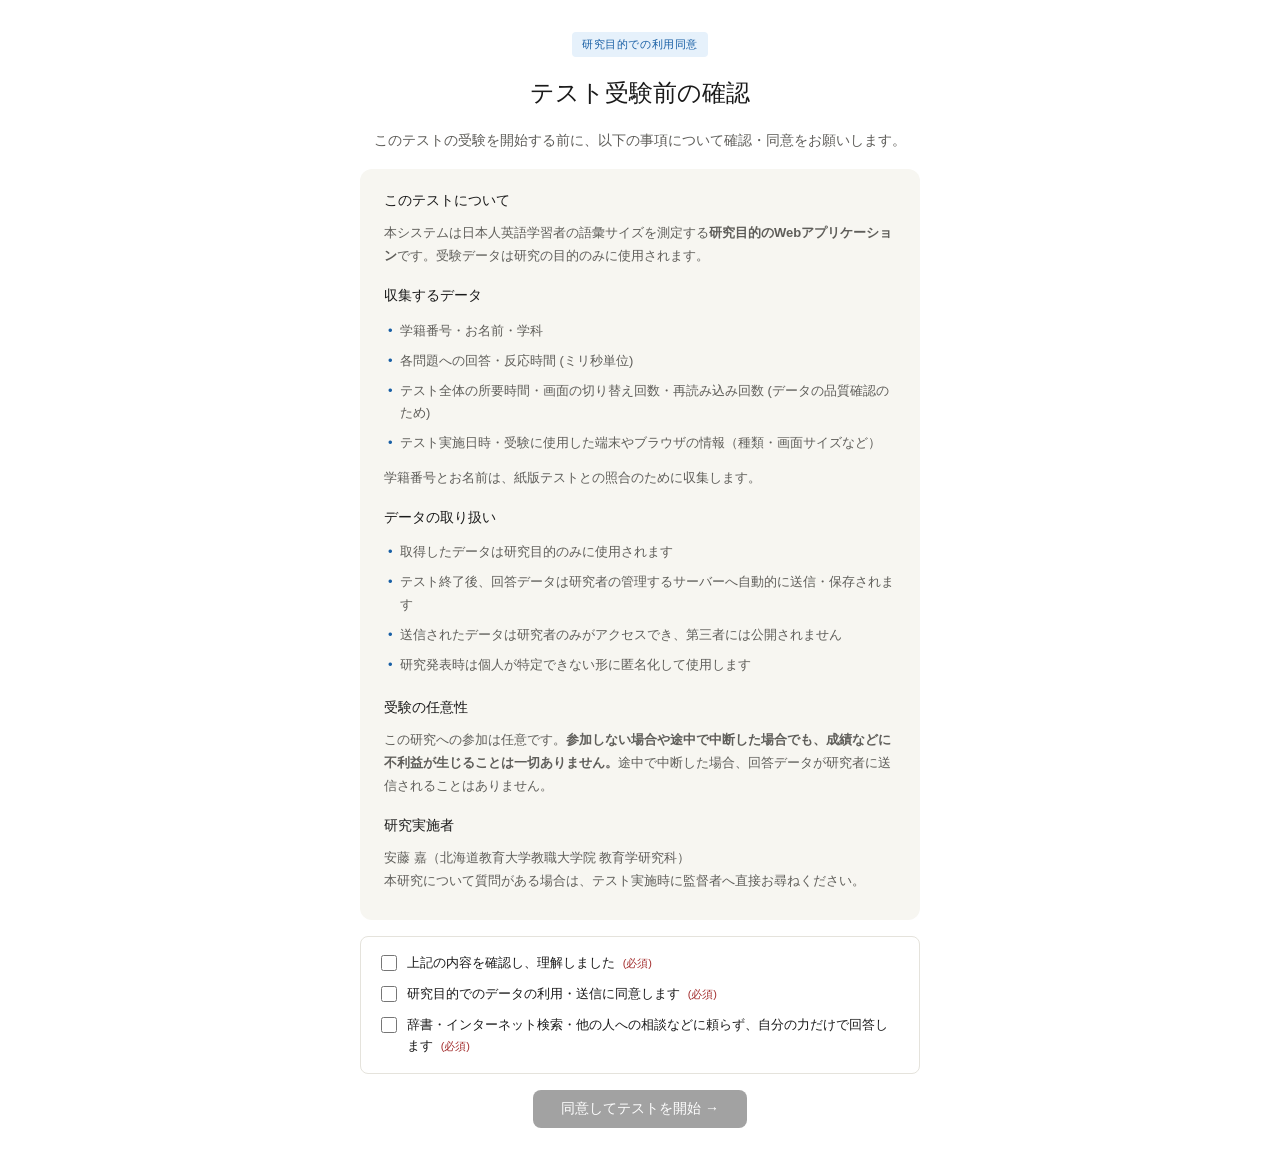
<file: index.html>
<!DOCTYPE html>
<html lang="ja">
<head>
<meta charset="UTF-8">
<meta name="viewport" content="width=device-width, initial-scale=1.0">
<title>VST-NJ8 語彙サイズテスト（Web版）</title>
<link rel="stylesheet" href="./src/css/main.css">
</head>
<body>

<div class="container">

<section id="s-consent" class="screen active">
  <span class="title-badge">研究目的での利用同意</span>
  <h1>テスト受験前の確認</h1>
  <p class="sub">このテストの受験を開始する前に、以下の事項について確認・同意をお願いします。</p>

  <div class="instruction-card">
    <h3 class="inst-section-title">このテストについて</h3>
    <p class="inst-text">本システムは日本人英語学習者の語彙サイズを測定する<b>研究目的のWebアプリケーション</b>です。受験データは研究の目的のみに使用されます。</p>
    <h3 class="inst-section-title">収集するデータ</h3>
    <ul class="inst-list">
      <li>学籍番号・お名前・学科</li>
      <li>各問題への回答・反応時間 (ミリ秒単位)</li>
      <li>テスト全体の所要時間・画面の切り替え回数・再読み込み回数 (データの品質確認のため)</li>
      <li>テスト実施日時・受験に使用した端末やブラウザの情報（種類・画面サイズなど）</li>
    </ul>
    <p class="inst-text" style="margin-top:8px">学籍番号とお名前は、紙版テストとの照合のために収集します。</p>

    <h3 class="inst-section-title">データの取り扱い</h3>
    <ul class="inst-list">
      <li>取得したデータは研究目的のみに使用されます</li>
      <li>テスト終了後、回答データは研究者の管理するサーバーへ自動的に送信・保存されます</li>
      <li>送信されたデータは研究者のみがアクセスでき、第三者には公開されません</li>
      <li>研究発表時は個人が特定できない形に匿名化して使用します</li>
    </ul>

    <h3 class="inst-section-title">受験の任意性</h3>
    <p class="inst-text">この研究への参加は任意です。<b>参加しない場合や途中で中断した場合でも、成績などに不利益が生じることは一切ありません。</b>途中で中断した場合、回答データが研究者に送信されることはありません。</p>
    <h3 class="inst-section-title">研究実施者</h3>
    <p class="inst-text">安藤 嘉（北海道教育大学教職大学院 教育学研究科）<br>本研究について質問がある場合は、テスト実施時に監督者へ直接お尋ねください。</p>
  </div>
  
  <div class="consent-checks">
    <label class="consent-row required">
      <input type="checkbox" id="consent-1" onchange="checkConsentForm()">
      <span>上記の内容を確認し、理解しました <em>(必須)</em></span>
    </label>
    <label class="consent-row required">
      <input type="checkbox" id="consent-2" onchange="checkConsentForm()">
      <span>研究目的でのデータの利用・送信に同意します <em>(必須)</em></span>
    </label>
    <label class="consent-row required">
      <input type="checkbox" id="consent-3" onchange="checkConsentForm()">
      <span>辞書・インターネット検索・他の人への相談などに頼らず、自分の力だけで回答します <em>(必須)</em></span>
    </label>
  </div>

  <button class="btn" id="consent-btn" onclick="submitConsent()" disabled>同意してテストを開始 →</button>
</section>

<section id="s-info" class="screen">
  <span class="title-badge">受験者情報</span>
  <h2>情報を入力してください</h2>
  <p class="sub">すべての項目が必須です。</p>
<div class="info-section">
    <h3 class="info-section-title">基本情報 <span class="req-label">必須</span></h3>
    <div class="form-grid">
      <div class="form-row full">
        <label class="form-label" for="f-student-id">学籍番号 <span class="req">*</span></label>
        <input type="text" id="f-student-id" placeholder="例: 1234567" inputmode="numeric" oninput="checkInfoForm()">
        <div id="student-id-warning" style="display:none; font-size:11px; color:var(--color-danger); padding:6px 8px; background:var(--color-danger-bg); border-radius:6px; margin-top:4px"></div>
      </div>
      <div class="form-row full">
        <label class="form-label" for="f-name">お名前 <span class="req">*</span></label>
        <input type="text" id="f-name" placeholder="例: 安藤 嘉" oninput="checkInfoForm()">
      </div>
      <div class="form-row full">
        <label class="form-label" for="f-department">学科 <span class="req">*</span></label>
        <select id="f-department" onchange="checkInfoForm()">
          <option value="">選択してください</option>
          <option value="英米文化">英米文化学科</option>
          <option value="日本文化">日本文化学科</option>
          <option value="その他">その他の学科</option>
        </select>
      </div>
    </div>
  </div>

  <button class="btn" id="info-btn" onclick="submitInfo()" disabled>次へ →</button>
</section>
 

<section id="s-vst-instructions" class="screen">
  <span class="title-badge">VST-NJ8 の説明</span>
  <h2>語彙サイズテストについて</h2>

  <div class="instruction-card">
    <h3 class="inst-section-title">テスト内容</h3>
    <p class="inst-text">日本語の意味が画面に表示されます。<b>その意味に対応する英単語を、表示される4つの選択肢から選んでください</b>。</p>
    <h3 class="inst-section-title">出題範囲</h3>
    <p class="inst-text"><b>8つのレベル × 各20問 = 計160問</b>を、レベル1から順に出題します。</p>
    <h3 class="inst-section-title">制限時間</h3>
    <p class="inst-text"><b>各レベルの解答時間は3分30秒です。</b>残り時間は画面の右上に表示されます。時間が来ると、そのレベルの残りの問題は「未回答（得点になりません）」となり、自動的に次のレベルへ進みます。レベル内の20問すべてに答えた場合でも、全体の受験時間の調整のため、残り時間を待ってから次のレベルへ進みます。<b>一度進むと、前の回答やレベルには戻れません。</b></p>
    <h3 class="inst-section-title">大切なポイント</h3>
    <ul class="inst-list">
      <li>各問題の前に、画面の中央に「＋」が1秒表示されます。そこを見ながら、次に出る単語を待ってください</li>
      <li>分からない単語があっても、<b>4つの中から最も近いと思うものを選んでください</b></li>
      <li><b>一度答えを選ぶと、前の問題に戻って答え直すことはできません。</b>よく確かめてから選んでください</li>
      <li>解答の速さは採点には影響しませんが、時間内に20問すべて答えられるよう、1問に時間をかけすぎないでください（目安：1問あたり約10秒）</li>
      <li>テスト中は、再読み込み（リロード）・「戻る」ボタン・<b>他のアプリや画面への切り替え</b>をしないでください（これらは自動的に記録されます）</li>
    </ul>
    <h3 class="inst-section-title">所要時間</h3>
    <p class="inst-text">全体で約30分です（3分30秒 × 8レベル）。途中で休憩はできません。</p>
  </div>
  <label class="consent-row required" style="max-width:560px; margin-top:4px">
    <input type="checkbox" id="vst-understand" onchange="checkVstStart()">
    <span>上記の注意事項を読み、理解しました</span>
  </label>
  <button class="btn" id="vst-start-btn" onclick="startVst()" disabled>監督者の指示で開始 →</button>
</section>

<section id="s-vst" class="screen">
  <div style="display:flex;align-items:center;justify-content:space-between;gap:8px">
    <span class="phase-label">VST-NJ8</span>
    <span class="vst-timer" id="vst-timer">残り 3:30</span>
  </div>
  <div class="progress-wrap">
    <div class="progress-bar"><div class="progress-fill" id="vst-prog-fill" style="width:0%"></div></div>
    <span class="progress-label" id="vst-prog-label">0 / 160</span>
  </div>
  <div class="vst-timeup" id="vst-timeup" style="display:none"></div>

  <div class="vst-question-area" id="vst-question-area">
    <p class="vst-prompt">この日本語の意味の英単語は?</p>
    <div class="vst-meaning" id="vst-meaning">—</div>
    <p class="vst-pos-lbl" id="vst-pos">noun</p>
    <div class="vst-options" id="vst-options"></div>
  </div>

  <div class="vst-wait" id="vst-wait" style="display:none">
    <div class="vst-wait-icon">⏳</div>
    <div class="vst-wait-title" id="vst-wait-title">このレベルは終了しました</div>
    <div class="vst-wait-msg" id="vst-wait-msg">残り時間（0:00）が経過するまでお待ちください</div>
    <button class="btn" id="vst-next-btn" onclick="goNextLevel()" style="display:none">次のレベルに進む →</button>
  </div>
</section>

<section id="s-result" class="screen">
  <span class="title-badge">テスト終了</span>
  <h2>受験お疲れ様でした</h2>

  <div class="instruction-card">
    <p class="inst-text">テストは以上で終了です。ご協力ありがとうございました。</p>
  </div>

  <div id="gas-status" class="gas-status sending">⏳ データを送信中です。しばらくお待ちください…</div>

  <div class="export-card" id="manual-download-card" style="display:none">
    <div class="export-title">📥 手動ダウンロード（試験監督者用）</div>
    <p class="inst-text" style="margin-bottom:8px">自動送信に失敗しました。下のボタンからデータを保存し、試験監督者にお渡しください。</p>
    <div class="export-btn-row">
      <button class="btn-csv" id="exp-vst" onclick="exportVstTrials()">VST 試行データ</button>
      <button class="btn-csv" onclick="exportSummary()">集計サマリー</button>
    </div>
  </div>

  <button class="btn-outline" id="restart-btn" onclick="restart()" style="display:none">最初の画面に戻る</button>
</section>

</div>

<div id="toast" class="toast">保存しました</div>

<script type="module" src="./src/js/app.js"></script>
</body>
</html>
</file>
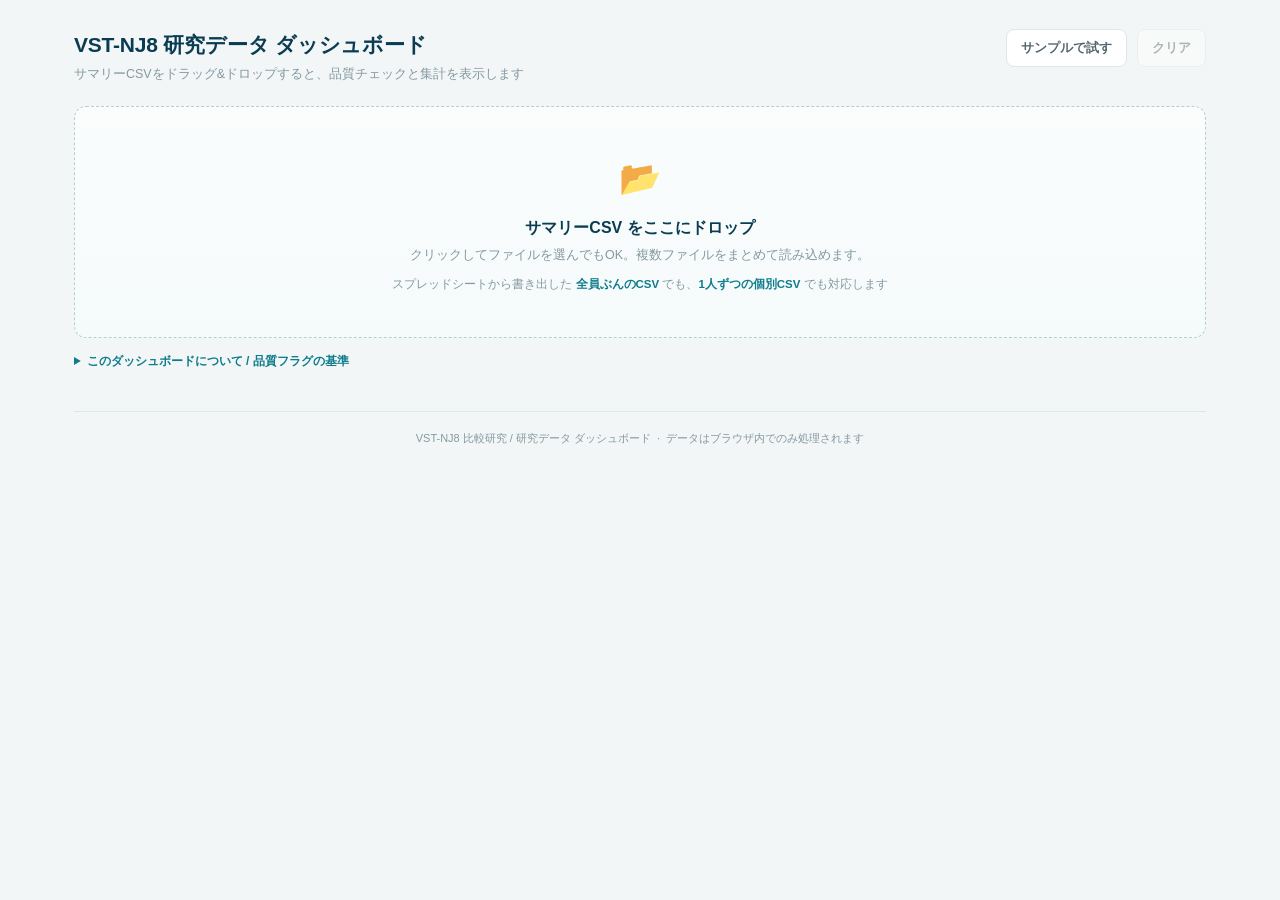
<file: dashboard.html>
<!DOCTYPE html>
<html lang="ja">
<head>
<meta charset="UTF-8">
<meta name="viewport" content="width=device-width, initial-scale=1.0">
<title>VST-NJ8 研究データ ダッシュボード</title>
<style>
  :root {
    --bg: #f3f6f7;
    --panel: #ffffff;
    --ink: #1c2b32;
    --ink-soft: #54666e;
    --ink-faint: #8499a1;
    --line: #dde8eb;
    --line-soft: #eaf1f3;
    --teal: #0e7c8c;
    --teal-deep: #0b3d52;
    --teal-soft: #e6f3f5;
    --green: #1f7a52;
    --green-soft: #e4f3eb;
    --amber: #b6802a;
    --amber-soft: #faf1de;
    --red: #b4423a;
    --red-soft: #fbece9;
    --radius: 12px;
    --radius-sm: 8px;
    --shadow: 0 1px 3px rgba(11,61,82,0.06), 0 6px 18px rgba(11,61,82,0.05);
  }
  * { box-sizing: border-box; margin: 0; padding: 0; }
  body {
    font-family: -apple-system, BlinkMacSystemFont, "Segoe UI", "Hiragino Sans", "Yu Gothic UI", "Meiryo", sans-serif;
    background: var(--bg);
    color: var(--ink);
    line-height: 1.6;
    -webkit-font-smoothing: antialiased;
  }
  .wrap { max-width: 1180px; margin: 0 auto; padding: 28px 24px 80px; }

  /* header */
  header.top { display: flex; align-items: baseline; justify-content: space-between; gap: 16px; flex-wrap: wrap; margin-bottom: 22px; }
  .brand h1 { font-size: 21px; font-weight: 650; color: var(--teal-deep); letter-spacing: -0.01em; }
  .brand p { font-size: 12.5px; color: var(--ink-faint); margin-top: 2px; }
  .top-actions { display: flex; gap: 10px; align-items: center; }
  .btn {
    font: inherit; font-size: 12.5px; font-weight: 600; cursor: pointer;
    border: 1px solid var(--line); background: var(--panel); color: var(--ink-soft);
    padding: 8px 14px; border-radius: var(--radius-sm); transition: all .15s;
  }
  .btn:hover { border-color: #c2d6db; background: #fafcfc; }
  .btn:disabled { opacity: .45; cursor: not-allowed; }
  .btn-primary { background: var(--teal); color: #fff; border-color: var(--teal); }
  .btn-primary:hover { background: #0c6a78; border-color: #0c6a78; }

  /* dropzone */
  .drop {
    border: 1.5px dashed #b6cdd3; border-radius: var(--radius);
    background: linear-gradient(180deg, #fbfdfd, #f5fafb);
    padding: 44px 24px; text-align: center; transition: all .18s; cursor: pointer;
  }
  .drop.hover { border-color: var(--teal); background: var(--teal-soft); transform: translateY(-1px); }
  .drop .icon { font-size: 34px; margin-bottom: 10px; }
  .drop h2 { font-size: 16px; font-weight: 600; color: var(--teal-deep); margin-bottom: 4px; }
  .drop p { font-size: 12.5px; color: var(--ink-faint); }
  .drop .hint { margin-top: 10px; font-size: 11.5px; color: var(--ink-faint); }
  .drop strong { color: var(--teal); }

  .files-note { font-size: 12px; color: var(--ink-soft); margin-top: 12px; text-align: center; }
  .files-note span { color: var(--teal-deep); font-weight: 600; }

  /* sections */
  .section { margin-top: 30px; }
  .section-head { display: flex; align-items: center; gap: 9px; margin-bottom: 13px; }
  .section-head .bar { width: 3px; height: 17px; background: var(--teal); border-radius: 2px; }
  .section-head h3 { font-size: 14.5px; font-weight: 650; color: var(--teal-deep); }
  .section-head .sub { font-size: 11.5px; color: var(--ink-faint); margin-left: 2px; }

  /* stat cards */
  .stat-grid { display: grid; grid-template-columns: repeat(auto-fit, minmax(150px, 1fr)); gap: 13px; }
  .stat {
    background: var(--panel); border: 1px solid var(--line); border-radius: var(--radius);
    padding: 15px 16px; box-shadow: var(--shadow);
  }
  .stat .label { font-size: 11px; color: var(--ink-faint); font-weight: 600; letter-spacing: .02em; text-transform: uppercase; }
  .stat .value { font-size: 27px; font-weight: 680; color: var(--teal-deep); margin-top: 3px; line-height: 1.1; font-variant-numeric: tabular-nums; }
  .stat .unit { font-size: 13px; font-weight: 500; color: var(--ink-faint); margin-left: 2px; }
  .stat .meta { font-size: 11px; color: var(--ink-faint); margin-top: 4px; }

  /* quality */
  .q-summary { display: grid; grid-template-columns: repeat(auto-fit, minmax(160px,1fr)); gap: 13px; margin-bottom: 16px; }
  .q-card { border-radius: var(--radius); padding: 14px 16px; border: 1px solid; box-shadow: var(--shadow); }
  .q-card .n { font-size: 26px; font-weight: 680; line-height: 1.1; font-variant-numeric: tabular-nums; }
  .q-card .t { font-size: 12px; font-weight: 600; margin-top: 2px; }
  .q-card .d { font-size: 11px; margin-top: 3px; opacity: .85; }
  .q-ok   { background: var(--green-soft); border-color: #b9ddc8; color: var(--green); }
  .q-warn { background: var(--amber-soft); border-color: #ecd6a8; color: var(--amber); }
  .q-bad  { background: var(--red-soft); border-color: #ecc4bf; color: var(--red); }

  .panel { background: var(--panel); border: 1px solid var(--line); border-radius: var(--radius); box-shadow: var(--shadow); overflow: hidden; }
  .panel-pad { padding: 18px; }

  /* histogram */
  .hist { display: flex; align-items: flex-end; gap: 6px; height: 180px; padding: 8px 4px 0; }
  .hist .bar-col { flex: 1; display: flex; flex-direction: column; align-items: center; gap: 6px; height: 100%; justify-content: flex-end; }
  .hist .bar { width: 100%; background: linear-gradient(180deg, #15909f, var(--teal)); border-radius: 4px 4px 0 0; min-height: 2px; transition: opacity .15s; position: relative; }
  .hist .bar:hover { opacity: .8; }
  .hist .bar .cnt { position: absolute; top: -17px; left: 0; right: 0; text-align: center; font-size: 10.5px; font-weight: 600; color: var(--ink-soft); }
  .hist .xlabel { font-size: 9.5px; color: var(--ink-faint); text-align: center; line-height: 1.25; white-space: nowrap; }
  .hist-axis { font-size: 11px; color: var(--ink-faint); margin-top: 8px; text-align: center; }

  /* level bars */
  .lvl-row { display: flex; align-items: center; gap: 12px; padding: 5px 0; }
  .lvl-name { min-width: 56px; font-size: 12px; color: var(--ink-soft); font-weight: 600; }
  .lvl-track { flex: 1; height: 18px; background: var(--line-soft); border-radius: 5px; overflow: hidden; }
  .lvl-fill { height: 100%; background: linear-gradient(90deg, var(--teal), #16a0b2); border-radius: 5px; display: flex; align-items: center; justify-content: flex-end; padding-right: 7px; }
  .lvl-fill span { font-size: 10.5px; color: #fff; font-weight: 600; }
  .lvl-val { min-width: 86px; text-align: right; font-size: 11.5px; color: var(--ink-faint); font-variant-numeric: tabular-nums; }

  /* table */
  .table-tools { display: flex; gap: 10px; align-items: center; margin-bottom: 11px; flex-wrap: wrap; }
  .search-input { font: inherit; font-size: 13px; padding: 7px 12px; border: 1px solid var(--line); border-radius: var(--radius-sm); min-width: 210px; color: var(--ink); }
  .search-input:focus { outline: none; border-color: var(--teal); }
  .filter-chip { font: inherit; font-size: 11.5px; font-weight: 600; padding: 6px 12px; border-radius: 20px; border: 1px solid var(--line); background: var(--panel); color: var(--ink-soft); cursor: pointer; transition: all .15s; }
  .filter-chip:hover { border-color: #c2d6db; }
  .filter-chip.active { background: var(--teal-deep); color: #fff; border-color: var(--teal-deep); }
  .tbl-scroll { overflow-x: auto; }
  table { width: 100%; border-collapse: collapse; font-size: 12.5px; }
  thead th { text-align: left; font-weight: 600; color: var(--ink-soft); padding: 10px 12px; border-bottom: 2px solid var(--line); white-space: nowrap; cursor: pointer; user-select: none; position: sticky; top: 0; background: var(--panel); }
  thead th:hover { color: var(--teal); }
  thead th .arrow { font-size: 9px; opacity: .5; margin-left: 3px; }
  tbody td { padding: 9px 12px; border-bottom: 1px solid var(--line-soft); white-space: nowrap; color: var(--ink); font-variant-numeric: tabular-nums; }
  tbody tr:hover { background: #fafcfc; }
  tbody tr.flagged-warn { background: var(--amber-soft); }
  tbody tr.flagged-warn:hover { background: #f6e9cf; }
  tbody tr.flagged-bad { background: var(--red-soft); }
  tbody tr.flagged-bad:hover { background: #f6ddd8; }
  .tag { display: inline-block; font-size: 10px; font-weight: 600; padding: 2px 7px; border-radius: 4px; }
  .tag-ok { background: var(--green-soft); color: var(--green); }
  .tag-warn { background: #f3e2bb; color: var(--amber); }
  .tag-bad { background: #f3cdc7; color: var(--red); }
  .flags-cell { display: flex; gap: 4px; flex-wrap: wrap; }

  .empty { text-align: center; color: var(--ink-faint); padding: 40px; font-size: 13px; }
  footer.foot { margin-top: 40px; padding-top: 18px; border-top: 1px solid var(--line); font-size: 11px; color: var(--ink-faint); text-align: center; }
  .hidden { display: none !important; }

  details.help { margin-top: 14px; font-size: 12px; }
  details.help summary { cursor: pointer; color: var(--teal); font-weight: 600; }
  details.help div { margin-top: 8px; color: var(--ink-soft); line-height: 1.7; padding: 10px 14px; background: var(--teal-soft); border-radius: var(--radius-sm); }
  details.help code { background: #fff; padding: 1px 5px; border-radius: 3px; font-size: 11px; color: var(--teal-deep); }
</style>
</head>
<body>
<div class="wrap">

  <header class="top">
    <div class="brand">
      <h1>VST-NJ8 研究データ ダッシュボード</h1>
      <p>サマリーCSVをドラッグ&ドロップすると、品質チェックと集計を表示します</p>
    </div>
    <div class="top-actions">
      <button class="btn" id="btn-sample">サンプルで試す</button>
      <button class="btn" id="btn-clear" disabled>クリア</button>
    </div>
  </header>

  <!-- dropzone -->
  <div id="dropzone" class="drop">
    <div class="icon">📂</div>
    <h2>サマリーCSV をここにドロップ</h2>
    <p>クリックしてファイルを選んでもOK。複数ファイルをまとめて読み込めます。</p>
    <div class="hint">スプレッドシートから書き出した <strong>全員ぶんのCSV</strong> でも、<strong>1人ずつの個別CSV</strong> でも対応します</div>
    <input type="file" id="file-input" accept=".csv,text/csv" multiple class="hidden">
  </div>
  <div id="files-note" class="files-note hidden"></div>

  <details class="help">
    <summary>このダッシュボードについて / 品質フラグの基準</summary>
    <div id="help-body">
      読み込んだデータはこのブラウザ内だけで処理され、どこにも送信されません。<br>
      品質フラグの初期基準：<br>
      ・<b>所要時間が短い</b>：全体の所要時間が <code>10分未満</code>（適当に回答した可能性）<br>
      ・<b>離脱あり</b>：テスト中の画面・アプリ切り替えが <code>1回以上</code><br>
      ・<b>リロードあり</b>：再読み込みが <code>1回以上</code><br>
      これらはあくまで「要確認」の目安です。除外の判断は、内容を見て行ってください。
    </div>
  </details>

  <!-- results -->
  <div id="results" class="hidden">

    <!-- 1. overall summary -->
    <div class="section">
      <div class="section-head"><div class="bar"></div><h3>全体サマリー</h3><span class="sub" id="sum-sub"></span></div>
      <div class="stat-grid" id="stat-grid"></div>
    </div>

    <!-- 2. quality (the star) -->
    <div class="section">
      <div class="section-head"><div class="bar"></div><h3>データ品質チェック</h3><span class="sub">要確認の受験者を自動で抽出</span></div>
      <div class="q-summary" id="q-summary"></div>
      <div class="panel panel-pad">
        <div id="q-detail"></div>
      </div>
    </div>

    <!-- 3. vocab distribution -->
    <div class="section">
      <div class="section-head"><div class="bar"></div><h3>推定語彙サイズの分布</h3><span class="sub" id="vocab-sub"></span></div>
      <div class="panel panel-pad">
        <div class="hist" id="histogram"></div>
        <div class="hist-axis">推定語彙サイズ（語）</div>
      </div>
    </div>

    <!-- 3b. level accuracy -->
    <div class="section">
      <div class="section-head"><div class="bar"></div><h3>レベル別 平均正答率</h3><span class="sub">どのレベルが難しいか（全受験者の平均）</span></div>
      <div class="panel panel-pad" id="level-panel"></div>
    </div>

    <!-- 4. table -->
    <div class="section">
      <div class="section-head"><div class="bar"></div><h3>受験者一覧</h3><span class="sub">列見出しをクリックで並べ替え</span></div>
      <div class="table-tools">
        <input type="text" class="search-input" id="search" placeholder="学籍番号・氏名・学科で検索…">
        <button class="filter-chip active" data-filter="all">すべて</button>
        <button class="filter-chip" data-filter="flagged">要確認のみ</button>
        <button class="filter-chip" data-filter="clean">問題なしのみ</button>
        <span style="flex:1"></span>
        <span id="row-count" style="font-size:11.5px;color:var(--ink-faint)"></span>
      </div>
      <div class="panel">
        <div class="tbl-scroll">
          <table id="data-table">
            <thead id="thead"></thead>
            <tbody id="tbody"></tbody>
          </table>
        </div>
      </div>
    </div>

  </div>

  <footer class="foot">
    VST-NJ8 比較研究 / 研究データ ダッシュボード &nbsp;·&nbsp; データはブラウザ内でのみ処理されます
  </footer>
</div>

<script>
// ============================ 状態 ============================
const state = {
  rows: [],          // 正規化済みの受験者データ
  sortKey: null,
  sortDir: 1,
  filter: 'all',
  search: '',
};

// 品質フラグの基準（必要なら数値を変えるだけ）
const THRESHOLDS = {
  shortDurationSec: 600,   // 10分未満で「所要時間が短い」
  focusLossWarn: 1,        // 1回以上の離脱で警告
  reloadWarn: 1,           // 1回以上のリロードで警告
};

// ============================ CSV パース ============================
// 簡易CSVパーサ（カンマ・ダブルクオート・改行に対応）
function parseCSV(text) {
  text = text.replace(/^\uFEFF/, ''); // BOM除去
  const rows = [];
  let row = [], field = '', inQuotes = false;
  for (let i = 0; i < text.length; i++) {
    const ch = text[i], next = text[i+1];
    if (inQuotes) {
      if (ch === '"' && next === '"') { field += '"'; i++; }
      else if (ch === '"') { inQuotes = false; }
      else { field += ch; }
    } else {
      if (ch === '"') { inQuotes = true; }
      else if (ch === ',') { row.push(field); field = ''; }
      else if (ch === '\r') { /* skip */ }
      else if (ch === '\n') { row.push(field); rows.push(row); row = []; field = ''; }
      else { field += ch; }
    }
  }
  if (field.length > 0 || row.length > 0) { row.push(field); rows.push(row); }
  return rows.filter(r => r.length && !(r.length === 1 && r[0].trim() === ''));
}

// CSVの中身を受験者オブジェクトの配列に変換する。
// 2つの形式に対応:
//  (A) key,value の縦型（個別サマリーCSV: 1人分） → 1件
//  (B) 1行目が見出しで、各行が1人（スプレッドシート書き出し） → 複数件
function csvToRecords(text) {
  const rows = parseCSV(text);
  if (rows.length === 0) return [];
  const header = rows[0].map(h => h.trim());
  // 縦型(key,value)判定: 2列で、1行目が key/value 系
  const isKeyValue = header.length === 2 &&
    /^key$/i.test(header[0]) && /^value$/i.test(header[1]);
  if (isKeyValue) {
    const obj = {};
    for (let i = 1; i < rows.length; i++) {
      const k = (rows[i][0] || '').trim();
      const v = (rows[i][1] !== undefined ? rows[i][1] : '').trim();
      if (k) obj[k] = v;
    }
    return [obj];
  }
  // 横型: 各行が1人
  const records = [];
  for (let i = 1; i < rows.length; i++) {
    const r = rows[i];
    if (r.every(c => (c || '').trim() === '')) continue;
    const obj = {};
    header.forEach((h, idx) => { obj[h] = (r[idx] !== undefined ? r[idx] : '').trim(); });
    records.push(obj);
  }
  return records;
}

// 列名のゆらぎを吸収して値を取り出す
function pick(obj, keys, def='') {
  for (const k of keys) {
    if (obj[k] !== undefined && obj[k] !== '') return obj[k];
  }
  return def;
}
function num(v) {
  if (v === '' || v === undefined || v === null) return null;
  const n = Number(String(v).replace(/,/g, ''));
  return isFinite(n) ? n : null;
}

// 受験者1人を正規化（研究版の列名 + 旧版のゆらぎも吸収）
function normalize(obj) {
  const durationSec = num(pick(obj, ['quality_total_duration_sec'])) ??
                      (num(pick(obj, ['quality_total_duration_ms'])) !== null ? Math.round(num(pick(obj,['quality_total_duration_ms']))/1000) : null);
  const rec = {
    student_id: pick(obj, ['student_id','participant_id','id']),
    name: pick(obj, ['name'], '—'),
    department: pick(obj, ['department','major'], '—'),
    device: pick(obj, ['device_type'], '—'),
    datetime: pick(obj, ['test_datetime','datetime']),
    theta: num(pick(obj, ['vst_irt_theta'])),
    vocab: num(pick(obj, ['vst_estimated_vocab_size','vst_estimated_words'])),
    rawScore: num(pick(obj, ['vst_raw_score'])),
    totalItems: num(pick(obj, ['vst_total_items'])) ?? 160,
    accuracy: num(pick(obj, ['vst_accuracy_percent'])),
    se: num(pick(obj, ['vst_standard_error'])),
    durationSec: durationSec,
    focusLoss: num(pick(obj, ['quality_focus_loss_count'])) ?? 0,
    reloadCount: num(pick(obj, ['reload_count'])) ?? 0,
    levelCorrect: [],
    _raw: obj,
  };
  for (let lv = 1; lv <= 8; lv++) {
    rec.levelCorrect.push(num(pick(obj, [`vst_level_${lv}_correct`])));
  }
  // 品質フラグ
  rec.flags = [];
  if (rec.durationSec !== null && rec.durationSec < THRESHOLDS.shortDurationSec) rec.flags.push({ type:'bad', label:'所要時間が短い' });
  if (rec.focusLoss >= THRESHOLDS.focusLossWarn) rec.flags.push({ type:'warn', label:`離脱 ${rec.focusLoss}回` });
  if (rec.reloadCount >= THRESHOLDS.reloadWarn) rec.flags.push({ type:'warn', label:`リロード ${rec.reloadCount}回` });
  rec.level = rec.flags.some(f=>f.type==='bad') ? 'bad' : (rec.flags.length ? 'warn' : 'ok');
  return rec;
}

// 学籍番号で重複排除（同じ人を複数CSVで読んだら最新の受験を優先）
function mergeRows(newRows) {
  const map = new Map();
  for (const r of state.rows) map.set(keyOf(r), r);
  for (const r of newRows) {
    const k = keyOf(r);
    const prev = map.get(k);
    if (!prev) { map.set(k, r); continue; }
    // datetimeが新しい方を残す
    const a = Date.parse(prev.datetime||'') || 0;
    const b = Date.parse(r.datetime||'') || 0;
    map.set(k, b >= a ? r : prev);
  }
  state.rows = [...map.values()];
}
function keyOf(r) { return (r.student_id||'') + '|' + (r.name||''); }

// ============================ 集計 ============================
function fmt(n, digits=0) {
  if (n === null || n === undefined || !isFinite(n)) return '—';
  return n.toLocaleString('ja-JP', { minimumFractionDigits: digits, maximumFractionDigits: digits });
}
function median(arr) {
  const a = arr.filter(x=>x!==null && isFinite(x)).slice().sort((x,y)=>x-y);
  if (!a.length) return null;
  const m = Math.floor(a.length/2);
  return a.length % 2 ? a[m] : (a[m-1]+a[m])/2;
}
function mean(arr) {
  const a = arr.filter(x=>x!==null && isFinite(x));
  if (!a.length) return null;
  return a.reduce((s,x)=>s+x,0)/a.length;
}

function render() {
  if (state.rows.length === 0) {
    document.getElementById('results').classList.add('hidden');
    return;
  }
  document.getElementById('results').classList.remove('hidden');
  renderSummary();
  renderQuality();
  renderHistogram();
  renderLevels();
  renderTable();
}

function renderSummary() {
  const rows = state.rows;
  const n = rows.length;
  const byDept = {};
  const byDevice = {};
  rows.forEach(r => {
    byDept[r.department] = (byDept[r.department]||0)+1;
    byDevice[r.device] = (byDevice[r.device]||0)+1;
  });
  const vocabs = rows.map(r=>r.vocab);
  const durs = rows.map(r=>r.durationSec);
  const flaggedN = rows.filter(r=>r.level!=='ok').length;

  document.getElementById('sum-sub').textContent = `読み込み済み ${n} 名`;

  const deptStr = Object.entries(byDept).map(([k,v])=>`${k} ${v}`).join(' / ');
  const devStr = Object.entries(byDevice).map(([k,v])=>`${k} ${v}`).join(' / ');

  const cards = [
    { label:'受験者数', value: fmt(n), unit:'名', meta: devStr || '&nbsp;' },
    { label:'語彙サイズ 平均', value: fmt(mean(vocabs)), unit:'語', meta:`中央値 ${fmt(median(vocabs))} 語` },
    { label:'語彙サイズ 範囲', value: vocabs.some(v=>v!==null) ? `${fmt(Math.min(...vocabs.filter(v=>v!==null)))}–${fmt(Math.max(...vocabs.filter(v=>v!==null)))}` : '—', unit:'語', meta:'最小–最大' },
    { label:'平均所要時間', value: fmt(mean(durs)!==null ? Math.round(mean(durs)/60*10)/10 : null, 1), unit:'分', meta: durs.some(d=>d!==null)? `${fmt(Math.round(Math.min(...durs.filter(d=>d!==null))/60*10)/10,1)}–${fmt(Math.round(Math.max(...durs.filter(d=>d!==null))/60*10)/10,1)} 分` : '&nbsp;' },
    { label:'要確認', value: fmt(flaggedN), unit:'名', meta: n? `全体の ${Math.round(flaggedN/n*100)}%` : '&nbsp;' },
    { label:'学科内訳', value: Object.keys(byDept).length, unit:'種', meta: deptStr || '&nbsp;' },
  ];
  document.getElementById('stat-grid').innerHTML = cards.map(c => `
    <div class="stat">
      <div class="label">${c.label}</div>
      <div class="value">${c.value}<span class="unit">${c.unit||''}</span></div>
      <div class="meta">${c.meta||'&nbsp;'}</div>
    </div>`).join('');
}

function renderQuality() {
  const rows = state.rows;
  const n = rows.length;
  const clean = rows.filter(r=>r.level==='ok').length;
  const warn = rows.filter(r=>r.level==='warn').length;
  const bad = rows.filter(r=>r.level==='bad').length;
  const shortN = rows.filter(r=>r.durationSec!==null && r.durationSec < THRESHOLDS.shortDurationSec).length;
  const focusN = rows.filter(r=>r.focusLoss >= THRESHOLDS.focusLossWarn).length;
  const reloadN = rows.filter(r=>r.reloadCount >= THRESHOLDS.reloadWarn).length;

  document.getElementById('q-summary').innerHTML = `
    <div class="q-card q-ok"><div class="n">${clean}</div><div class="t">問題なし</div><div class="d">フラグなし</div></div>
    <div class="q-card q-warn"><div class="n">${warn}</div><div class="t">要確認（軽）</div><div class="d">離脱・リロードあり</div></div>
    <div class="q-card q-bad"><div class="n">${bad}</div><div class="t">要確認（重）</div><div class="d">所要時間が短い等</div></div>
  `;

  if (warn + bad === 0) {
    document.getElementById('q-detail').innerHTML = `<div class="empty">フラグの立った受験者はいません。データは良好です。</div>`;
    return;
  }
  // 内訳 + 該当者リスト
  const flagged = rows.filter(r=>r.level!=='ok').sort((a,b)=> (a.level==='bad'?0:1)-(b.level==='bad'?0:1) );
  let html = `
    <div style="display:flex;gap:18px;flex-wrap:wrap;margin-bottom:14px;font-size:12px;color:var(--ink-soft)">
      <span>⏱ 所要時間が短い：<b>${shortN}</b> 名</span>
      <span>👁 離脱あり：<b>${focusN}</b> 名</span>
      <span>🔄 リロードあり：<b>${reloadN}</b> 名</span>
    </div>
    <table style="font-size:12.5px"><thead><tr>
      <th style="cursor:default">学籍番号</th><th style="cursor:default">氏名</th>
      <th style="cursor:default">所要時間</th><th style="cursor:default">離脱</th>
      <th style="cursor:default">リロード</th><th style="cursor:default">フラグ</th>
    </tr></thead><tbody>`;
  flagged.forEach(r => {
    const cls = r.level==='bad' ? 'flagged-bad' : 'flagged-warn';
    html += `<tr class="${cls}">
      <td>${esc(r.student_id)}</td><td>${esc(r.name)}</td>
      <td>${r.durationSec!==null ? (Math.round(r.durationSec/60*10)/10)+' 分' : '—'}</td>
      <td>${r.focusLoss}</td><td>${r.reloadCount}</td>
      <td class="flags-cell">${r.flags.map(f=>`<span class="tag tag-${f.type}">${esc(f.label)}</span>`).join('')}</td>
    </tr>`;
  });
  html += `</tbody></table>`;
  document.getElementById('q-detail').innerHTML = html;
}

function renderHistogram() {
  const vocabs = state.rows.map(r=>r.vocab).filter(v=>v!==null && isFinite(v));
  const el = document.getElementById('histogram');
  if (vocabs.length === 0) { el.innerHTML = `<div class="empty">語彙サイズのデータがありません</div>`; return; }
  document.getElementById('vocab-sub').textContent = `n=${vocabs.length}`;
  // ビン: 0..8000 を 8区切り（1000語ごと）
  const binSize = 1000, binCount = 8;
  const bins = new Array(binCount).fill(0);
  vocabs.forEach(v => {
    let idx = Math.floor(v / binSize);
    if (idx >= binCount) idx = binCount - 1;
    if (idx < 0) idx = 0;
    bins[idx]++;
  });
  const maxBin = Math.max(...bins, 1);
  el.innerHTML = bins.map((c, i) => {
    const h = c === 0 ? 0 : (c / maxBin) * 100;
    const lo = i*binSize, hi = (i+1)*binSize;
    return `<div class="bar-col">
      <div class="bar" style="height:${h}%" title="${lo}-${hi}語: ${c}名">${c>0?`<span class="cnt">${c}</span>`:''}</div>
      <div class="xlabel">${(lo/1000)}–${(hi/1000)}k</div>
    </div>`;
  }).join('');
}

function renderLevels() {
  const rows = state.rows;
  const panel = document.getElementById('level-panel');
  // 各レベルの平均正答数（/20）
  const avgs = [];
  for (let lv = 0; lv < 8; lv++) {
    const vals = rows.map(r=>r.levelCorrect[lv]).filter(v=>v!==null && isFinite(v));
    avgs.push(vals.length ? mean(vals) : null);
  }
  if (avgs.every(a=>a===null)) { panel.innerHTML = `<div class="empty">レベル別正答数のデータがありません</div>`; return; }
  panel.innerHTML = avgs.map((a, i) => {
    const pct = a===null ? 0 : (a/20)*100;
    return `<div class="lvl-row">
      <div class="lvl-name">レベル${i+1}</div>
      <div class="lvl-track"><div class="lvl-fill" style="width:${Math.max(pct,6)}%"><span>${pct.toFixed(0)}%</span></div></div>
      <div class="lvl-val">${a===null?'—':a.toFixed(1)} / 20 問</div>
    </div>`;
  }).join('');
}

// ============================ テーブル ============================
const COLS = [
  { key:'student_id', label:'学籍番号', type:'str' },
  { key:'name', label:'氏名', type:'str' },
  { key:'department', label:'学科', type:'str' },
  { key:'device', label:'端末', type:'str' },
  { key:'vocab', label:'語彙サイズ', type:'num', unit:'語' },
  { key:'theta', label:'θ', type:'num' },
  { key:'rawScore', label:'正答数', type:'num' },
  { key:'durationSec', label:'所要時間', type:'dur' },
  { key:'focusLoss', label:'離脱', type:'num' },
  { key:'reloadCount', label:'リロード', type:'num' },
  { key:'_flags', label:'品質', type:'flags' },
];

function renderTable() {
  const thead = document.getElementById('thead');
  thead.innerHTML = '<tr>' + COLS.map(c => {
    let arrow = '';
    if (state.sortKey === c.key) arrow = `<span class="arrow">${state.sortDir>0?'▲':'▼'}</span>`;
    return `<th data-key="${c.key}">${c.label}${arrow}</th>`;
  }).join('') + '</tr>';
  thead.querySelectorAll('th').forEach(th => {
    th.onclick = () => {
      const k = th.dataset.key;
      if (k === '_flags') return;
      if (state.sortKey === k) state.sortDir *= -1;
      else { state.sortKey = k; state.sortDir = 1; }
      renderTable();
    };
  });

  let rows = state.rows.slice();
  // filter
  if (state.filter === 'flagged') rows = rows.filter(r=>r.level!=='ok');
  else if (state.filter === 'clean') rows = rows.filter(r=>r.level==='ok');
  // search
  if (state.search) {
    const q = state.search.toLowerCase();
    rows = rows.filter(r => (r.student_id+' '+r.name+' '+r.department).toLowerCase().includes(q));
  }
  // sort
  if (state.sortKey) {
    const col = COLS.find(c=>c.key===state.sortKey);
    rows.sort((a,b) => {
      let va = a[state.sortKey], vb = b[state.sortKey];
      if (col.type === 'num' || col.type === 'dur') {
        va = va===null?-Infinity:va; vb = vb===null?-Infinity:vb;
        return (va-vb)*state.sortDir;
      }
      return String(va||'').localeCompare(String(vb||''), 'ja')*state.sortDir;
    });
  }

  const tbody = document.getElementById('tbody');
  if (rows.length === 0) {
    tbody.innerHTML = `<tr><td colspan="${COLS.length}" class="empty">該当する受験者がいません</td></tr>`;
  } else {
    tbody.innerHTML = rows.map(r => {
      const cls = r.level==='bad' ? 'flagged-bad' : (r.level==='warn' ? 'flagged-warn' : '');
      return `<tr class="${cls}">` + COLS.map(c => {
        if (c.key === '_flags') {
          if (r.level === 'ok') return `<td><span class="tag tag-ok">OK</span></td>`;
          return `<td class="flags-cell">${r.flags.map(f=>`<span class="tag tag-${f.type}">${esc(f.label)}</span>`).join('')}</td>`;
        }
        let v = r[c.key];
        if (c.type === 'dur') v = v===null?'—':(Math.round(v/60*10)/10)+' 分';
        else if (c.type === 'num') v = v===null?'—':(c.unit==='語'?fmt(v):v);
        else v = esc(v||'—');
        return `<td>${v}</td>`;
      }).join('') + '</tr>';
    }).join('');
  }
  document.getElementById('row-count').textContent = `${rows.length} / ${state.rows.length} 名を表示`;
}

function esc(s){ return String(s).replace(/[&<>"]/g, c=>({'&':'&amp;','<':'&lt;','>':'&gt;','"':'&quot;'}[c])); }

// ============================ ファイル読み込み ============================
async function handleFiles(fileList) {
  const files = [...fileList].filter(f => /\.csv$/i.test(f.name) || f.type==='text/csv');
  if (files.length === 0) { alert('CSVファイルを読み込んでください。'); return; }
  let added = 0;
  for (const f of files) {
    try {
      const text = await f.text();
      const records = csvToRecords(text);
      const normalized = records.map(normalize).filter(r => r.student_id || r.vocab !== null);
      mergeRows(normalized);
      added += normalized.length;
    } catch (e) {
      console.error('読み込み失敗:', f.name, e);
      alert(`「${f.name}」の読み込みに失敗しました。`);
    }
  }
  document.getElementById('btn-clear').disabled = state.rows.length === 0;
  showFilesNote(files.length, added);
  render();
}
function showFilesNote(fileCount, added) {
  const note = document.getElementById('files-note');
  note.classList.remove('hidden');
  note.innerHTML = `<span>${fileCount}</span> ファイルを読み込み、<span>${state.rows.length}</span> 名ぶんのデータを表示中`;
}

// ============================ サンプルデータ ============================
function loadSample() {
  const depts = ['英米文化','日本文化','その他'];
  const devices = ['mobile','mobile','mobile','desktop'];
  const rows = [];
  for (let i = 0; i < 34; i++) {
    const theta = +(Math.random()*4 - 1.5).toFixed(1);
    // θ から擬似的に語彙サイズ・正答数を作る
    const vocab = Math.max(400, Math.min(7900, Math.round(3500 + theta*1100 + (Math.random()*600-300))));
    const raw = Math.max(20, Math.min(155, Math.round(80 + theta*22 + (Math.random()*16-8))));
    const dur = Math.round(900 + Math.random()*900); // 15-30分
    const obj = {
      student_id: String(1230000 + i*137).slice(0,7),
      name: `受験者${String(i+1).padStart(2,'0')}`,
      department: depts[Math.floor(Math.random()*depts.length)],
      device_type: devices[Math.floor(Math.random()*devices.length)],
      test_datetime: new Date(Date.now()-i*3600e3).toISOString(),
      vst_irt_theta: theta,
      vst_estimated_vocab_size: vocab,
      vst_raw_score: raw,
      vst_total_items: 160,
      vst_accuracy_percent: +(raw/160*100).toFixed(1),
      vst_standard_error: +(0.2+Math.random()*0.1).toFixed(3),
      quality_total_duration_sec: dur,
      quality_focus_loss_count: 0,
      reload_count: 0,
    };
    for (let lv=1; lv<=8; lv++) {
      obj[`vst_level_${lv}_correct`] = Math.max(0, Math.min(20, Math.round((raw/160*20) + (Math.random()*8-4))));
    }
    rows.push(obj);
  }
  // 品質問題のある人を数名仕込む
  rows[3].quality_total_duration_sec = 240;            // 4分（短すぎ）
  rows[7].quality_focus_loss_count = 2;                // 離脱2回
  rows[12].reload_count = 1;                           // リロード
  rows[18].quality_total_duration_sec = 320; rows[18].quality_focus_loss_count = 1;

  state.rows = [];
  mergeRows(rows.map(normalize));
  document.getElementById('btn-clear').disabled = false;
  document.getElementById('files-note').classList.remove('hidden');
  document.getElementById('files-note').innerHTML = `<span>サンプルデータ</span>（34名・うち数名に品質フラグ）を表示中`;
  render();
}

// ============================ イベント ============================
const dz = document.getElementById('dropzone');
const fileInput = document.getElementById('file-input');
dz.addEventListener('click', () => fileInput.click());
fileInput.addEventListener('change', e => handleFiles(e.target.files));
['dragenter','dragover'].forEach(ev => dz.addEventListener(ev, e => { e.preventDefault(); dz.classList.add('hover'); }));
['dragleave','drop'].forEach(ev => dz.addEventListener(ev, e => { e.preventDefault(); if(ev==='dragleave' && dz.contains(e.relatedTarget)) return; dz.classList.remove('hover'); }));
dz.addEventListener('drop', e => { handleFiles(e.dataTransfer.files); });
// ページ全体へのドロップも受ける
window.addEventListener('dragover', e => e.preventDefault());
window.addEventListener('drop', e => { e.preventDefault(); if (!dz.contains(e.target)) handleFiles(e.dataTransfer.files); });

document.getElementById('btn-sample').addEventListener('click', loadSample);
document.getElementById('btn-clear').addEventListener('click', () => {
  state.rows = []; state.sortKey = null; state.search=''; state.filter='all';
  document.getElementById('search').value = '';
  document.querySelectorAll('.filter-chip').forEach(c=>c.classList.toggle('active', c.dataset.filter==='all'));
  document.getElementById('btn-clear').disabled = true;
  document.getElementById('files-note').classList.add('hidden');
  render();
});
document.getElementById('search').addEventListener('input', e => { state.search = e.target.value; renderTable(); });
document.querySelectorAll('.filter-chip').forEach(chip => {
  chip.addEventListener('click', () => {
    document.querySelectorAll('.filter-chip').forEach(c=>c.classList.remove('active'));
    chip.classList.add('active');
    state.filter = chip.dataset.filter;
    renderTable();
  });
});
</script>
</body>
</html>
</file>
<file: src/css/main.css>
:root {
  --color-bg: #ffffff;
  --color-bg-secondary: #f7f6f1;
  --color-text: #1a1a1a;
  --color-text-secondary: #5f5e5a;
  --color-text-tertiary: #888780;
  --color-border: #e5e3dc;
  --color-border-secondary: #c8c5b9;
  --color-info: #185fa5;
  --color-info-bg: #e6f1fb;
  --color-success: #0f6e56;
  --color-success-bg: #e1f5ee;
  --color-danger: #a32d2d;
  --color-danger-bg: #fcebeb;
  --color-warning-bg: #faeeda;
  --color-warning: #854f0b;
  --radius-sm: 6px;
  --radius-md: 8px;
  --radius-lg: 12px;
}

@media (prefers-color-scheme: dark) {
  :root {
    --color-bg: #1a1a1a;
    --color-bg-secondary: #2c2c2a;
    --color-text: #f1efe8;
    --color-text-secondary: #b4b2a9;
    --color-text-tertiary: #888780;
    --color-border: #444441;
    --color-border-secondary: #5f5e5a;
  }
}

* { box-sizing: border-box; margin: 0; padding: 0; }

body {
  font-family: -apple-system, BlinkMacSystemFont, "Segoe UI", "Hiragino Sans",
               "Yu Gothic UI", "Meiryo", sans-serif;
  background: var(--color-bg);
  color: var(--color-text);
  line-height: 1.7;
  min-height: 100vh;
}

.container {
  max-width: 720px;
  margin: 0 auto;
  padding: 2rem 1.5rem;
}

.screen { display: none; }
.screen.active { display: flex; flex-direction: column; align-items: center; gap: 16px; }

h1 { font-size: 24px; font-weight: 500; }
h2 { font-size: 18px; font-weight: 500; }
h3 { font-size: 16px; font-weight: 500; }

.title-badge {
  display: inline-block;
  font-size: 11px;
  font-weight: 500;
  background: var(--color-info-bg);
  color: var(--color-info);
  padding: 3px 10px;
  border-radius: 4px;
  letter-spacing: 0.05em;
}

.sub {
  font-size: 14px;
  color: var(--color-text-secondary);
  text-align: center;
  max-width: 540px;
}

.mode-grid {
  display: grid;
  grid-template-columns: repeat(auto-fit, minmax(200px, 1fr));
  gap: 12px;
  width: 100%;
}

.mode-card {
  background: var(--color-bg);
  border: 0.5px solid var(--color-border);
  border-radius: var(--radius-lg);
  padding: 1.25rem;
  text-align: left;
  cursor: pointer;
  transition: all 0.15s;
}

.mode-card:hover {
  border-color: var(--color-border-secondary);
  background: var(--color-bg-secondary);
}

.mode-card.recommended {
  border: 2px solid var(--color-info);
  position: relative;
}

.mode-badge {
  position: absolute;
  top: -10px;
  left: 16px;
  background: var(--color-info);
  color: white;
  font-size: 10px;
  padding: 3px 10px;
  border-radius: 4px;
  font-weight: 500;
}

.mode-icon {
  font-size: 24px;
  color: var(--color-info);
  margin-bottom: 8px;
}

.mode-title {
  font-size: 15px;
  font-weight: 500;
  margin-bottom: 4px;
}

.mode-desc {
  font-size: 12px;
  color: var(--color-text-secondary);
  margin-bottom: 12px;
}

.mode-meta {
  font-size: 11px;
  color: var(--color-text-tertiary);
  display: flex;
  flex-direction: column;
  gap: 3px;
}

.btn {
  background: var(--color-text);
  color: var(--color-bg);
  border: none;
  border-radius: var(--radius-md);
  padding: 10px 28px;
  font-size: 14px;
  font-weight: 500;
  cursor: pointer;
  font-family: inherit;
}

.btn:hover { opacity: 0.85; }
.btn:disabled { opacity: 0.4; cursor: not-allowed; }

.btn-outline {
  background: transparent;
  border: 0.5px solid var(--color-border-secondary);
  color: var(--color-text);
  padding: 9px 22px;
  border-radius: var(--radius-md);
  font-size: 13px;
  cursor: pointer;
  font-family: inherit;
}

.btn-outline:hover { background: var(--color-bg-secondary); }

.form-grid {
  display: grid;
  grid-template-columns: repeat(2, 1fr);
  gap: 12px;
  width: 100%;
  max-width: 480px;
}

.form-row { display: flex; flex-direction: column; gap: 4px; }
.form-row.full { grid-column: span 2; }

.form-label {
  font-size: 12px;
  color: var(--color-text-secondary);
  font-weight: 500;
}

.form-label .req { color: var(--color-danger); margin-left: 2px; }

input[type=text], select {
  width: 100%;
  font-family: inherit;
  font-size: 14px;
  padding: 8px 12px;
  border: 0.5px solid var(--color-border-secondary);
  border-radius: var(--radius-md);
  background: var(--color-bg);
  color: var(--color-text);
}

input[type=text]:focus, select:focus {
  outline: none;
  border-color: var(--color-info);
}

.level-grid {
  display: grid;
  grid-template-columns: repeat(2, 1fr);
  gap: 8px;
  width: 100%;
  max-width: 480px;
}

.level-opt {
  background: var(--color-bg);
  border: 0.5px solid var(--color-border);
  border-radius: var(--radius-md);
  padding: 12px 14px;
  cursor: pointer;
  text-align: left;
  font-family: inherit;
  color: var(--color-text);
}

.level-opt:hover {
  background: var(--color-bg-secondary);
  border-color: var(--color-border-secondary);
}

.level-opt.selected {
  border: 2px solid var(--color-info);
  background: var(--color-info-bg);
}

.level-opt-title { font-size: 13px; font-weight: 500; }
.level-opt-sub { font-size: 11px; color: var(--color-text-secondary); margin-top: 2px; }

.progress-wrap {
  width: 100%;
  max-width: 480px;
  display: flex;
  align-items: center;
  gap: 10px;
}

.progress-bar {
  flex: 1;
  height: 4px;
  background: var(--color-border);
  border-radius: 2px;
  overflow: hidden;
}

.progress-fill {
  height: 100%;
  background: var(--color-info);
  border-radius: 2px;
  transition: width 0.3s;
}

.progress-label {
  font-size: 11px;
  color: var(--color-text-tertiary);
  min-width: 60px;
  text-align: right;
}

.phase-label {
  font-size: 11px;
  font-weight: 500;
  color: var(--color-text-tertiary);
  letter-spacing: 0.07em;
  text-transform: uppercase;
}

.fixation {
  font-size: 36px;
  color: var(--color-text-tertiary);
  height: 64px;
  display: flex;
  align-items: center;
  justify-content: center;
  min-width: 380px;
}

.prime-word {
  font-size: 28px;
  color: var(--color-text-secondary);
  height: 64px;
  display: flex;
  align-items: center;
  justify-content: center;
  min-width: 380px;
}

.target-word {
  font-size: 34px;
  color: var(--color-text);
  height: 76px;
  display: flex;
  align-items: center;
  justify-content: center;
  min-width: 380px;
  border: 0.5px solid var(--color-border);
  border-radius: var(--radius-lg);
  background: var(--color-bg);
  padding: 0 2rem;
}

.blank-area { height: 64px; min-width: 380px; }

.big-btn-row {
  display: flex;
  gap: 14px;
  width: 100%;
  max-width: 460px;
}

.big-btn {
  flex: 1;
  border-radius: var(--radius-lg);
  padding: 18px 0;
  font-size: 15px;
  font-weight: 500;
  cursor: pointer;
  border: none;
  display: flex;
  flex-direction: column;
  align-items: center;
  gap: 4px;
  font-family: inherit;
}

.big-yes {
  background: var(--color-success-bg);
  color: var(--color-success);
  border: 0.5px solid var(--color-success);
}

.big-no {
  background: var(--color-danger-bg);
  color: var(--color-danger);
  border: 0.5px solid var(--color-danger);
}

.big-btn:hover { opacity: 0.85; }
.kbd-hint { font-size: 10px; opacity: 0.7; font-weight: 400; }

.feedback-msg { font-size: 13px; min-height: 18px; }
.fb-correct { color: var(--color-success); }
.fb-wrong { color: var(--color-danger); }

.vst-prompt {
  font-size: 14px;
  color: var(--color-text-secondary);
}

.vst-meaning {
  font-size: 36px;
  font-weight: 500;
  padding: 16px 32px;
  background: var(--color-bg-secondary);
  border-radius: var(--radius-lg);
}

.vst-pos-lbl {
  font-size: 11px;
  color: var(--color-text-tertiary);
}

.vst-options {
  display: grid;
  grid-template-columns: 1fr;
  gap: 10px;
  width: 100%;
  max-width: 480px;
}

.vst-opt {
  background: var(--color-bg);
  border: 0.5px solid var(--color-border);
  border-radius: var(--radius-md);
  padding: 16px;
  font-size: 16px;
  cursor: pointer;
  font-family: inherit;
  color: var(--color-text);
}

.vst-opt:hover {
  background: var(--color-bg-secondary);
  border-color: var(--color-border-secondary);
}

.stat-grid {
  display: grid;
  grid-template-columns: repeat(2, 1fr);
  gap: 10px;
  width: 100%;
  max-width: 480px;
}

.stat-card {
  background: var(--color-bg-secondary);
  border-radius: var(--radius-md);
  padding: 1rem;
}

.stat-val {
  font-size: 24px;
  font-weight: 500;
}

.stat-lbl {
  font-size: 11px;
  color: var(--color-text-secondary);
  margin-top: 2px;
}

.stat-sub {
  font-size: 10px;
  color: var(--color-text-tertiary);
  margin-top: 2px;
}

.eval-card {
  background: var(--color-success-bg);
  border: 0.5px solid var(--color-success);
  border-radius: var(--radius-lg);
  padding: 1rem 1.25rem;
  width: 100%;
  max-width: 480px;
}

.eval-title {
  font-size: 13px;
  font-weight: 500;
  color: var(--color-success);
  margin-bottom: 4px;
}

.eval-msg {
  font-size: 13px;
  color: var(--color-success);
}

.export-card {
  background: var(--color-bg);
  border: 0.5px solid var(--color-border);
  border-radius: var(--radius-lg);
  padding: 1rem 1.25rem;
  width: 100%;
  max-width: 480px;
}

.export-title {
  font-size: 13px;
  font-weight: 500;
  margin-bottom: 8px;
}

.export-btn-row {
  display: flex;
  gap: 8px;
  flex-wrap: wrap;
}

.btn-csv {
  background: var(--color-info-bg);
  color: var(--color-info);
  border: 0.5px solid var(--color-info);
  border-radius: var(--radius-md);
  padding: 9px 16px;
  font-size: 12px;
  font-weight: 500;
  cursor: pointer;
  font-family: inherit;
}

.btn-csv:hover { opacity: 0.85; }

.exclude-card {
  background: var(--color-bg-secondary);
  border-radius: var(--radius-md);
  padding: 0.875rem 1rem;
  width: 100%;
  max-width: 480px;
  font-size: 12px;
}

.exclude-title {
  font-size: 12px;
  font-weight: 500;
  margin-bottom: 6px;
}

.exclude-row {
  display: flex;
  justify-content: space-between;
  padding: 3px 0;
  color: var(--color-text-secondary);
}

.exclude-row.total {
  border-top: 0.5px solid var(--color-border);
  margin-top: 4px;
  padding-top: 6px;
  font-weight: 500;
  color: var(--color-text);
}

.level-bar-row {
  display: flex;
  align-items: center;
  gap: 10px;
  font-size: 12px;
  padding: 4px 0;
}

.level-bar-name { min-width: 36px; color: var(--color-text-secondary); }

.level-bar-track {
  flex: 1;
  height: 8px;
  background: var(--color-border);
  border-radius: 4px;
  overflow: hidden;
}

.level-bar-fill {
  height: 100%;
  background: var(--color-info);
  border-radius: 4px;
}

.level-bar-val {
  min-width: 80px;
  color: var(--color-text-tertiary);
  text-align: right;
  font-size: 11px;
}

.toast {
  position: fixed;
  bottom: 20px;
  left: 50%;
  transform: translateX(-50%);
  background: var(--color-text);
  color: var(--color-bg);
  padding: 10px 20px;
  border-radius: var(--radius-md);
  font-size: 13px;
  opacity: 0;
  transition: opacity 0.3s;
  pointer-events: none;
  z-index: 100;
}

.toast.show { opacity: 1; }

footer {
  text-align: center;
  font-size: 11px;
  color: var(--color-text-tertiary);
  margin-top: 3rem;
  padding-top: 1.5rem;
  border-top: 0.5px solid var(--color-border);
}

footer a { color: var(--color-info); text-decoration: none; }
footer a:hover { text-decoration: underline; }
.instruction-card {
  background: var(--color-bg-secondary);
  border-radius: var(--radius-lg);
  padding: 1.25rem 1.5rem;
  width: 100%;
  max-width: 560px;
  text-align: left;
}

.inst-section-title {
  font-size: 14px;
  font-weight: 500;
  color: var(--color-text);
  margin-top: 1rem;
  margin-bottom: 0.5rem;
}

.inst-section-title:first-child {
  margin-top: 0;
}

.inst-text {
  font-size: 13px;
  color: var(--color-text-secondary);
  line-height: 1.8;
  margin-bottom: 0.5rem;
}

.inst-list {
  list-style: none;
  padding: 0;
  margin: 0;
}

.inst-list li {
  font-size: 13px;
  color: var(--color-text-secondary);
  padding: 4px 0;
  padding-left: 16px;
  position: relative;
  line-height: 1.7;
}

.inst-list li::before {
  content: "•";
  position: absolute;
  left: 4px;
  color: var(--color-info);
  font-weight: 500;
}

.inst-key {
  display: inline-block;
  font-family: monospace;
  font-size: 12px;
  background: var(--color-bg);
  border: 0.5px solid var(--color-border-secondary);
  border-radius: 4px;
  padding: 2px 8px;
  margin: 0 2px;
}
.consent-checks {
  display: flex;
  flex-direction: column;
  gap: 10px;
  width: 100%;
  max-width: 560px;
  background: var(--color-bg);
  border: 0.5px solid var(--color-border);
  border-radius: var(--radius-md);
  padding: 1rem 1.25rem;
}

.consent-row {
  display: flex;
  align-items: flex-start;
  gap: 10px;
  cursor: pointer;
  font-size: 13px;
  color: var(--color-text);
  line-height: 1.6;
}

.consent-row input[type="checkbox"] {
  width: 16px;
  height: 16px;
  margin-top: 2px;
  flex-shrink: 0;
  cursor: pointer;
}

.consent-row span {
  flex: 1;
}
.proficiency-card {
  width: 100%;
  max-width: 480px;
  border-radius: var(--radius-lg);
  padding: 1.25rem 1.5rem;
  text-align: center;
  border: 0.5px solid;
}

.proficiency-card.tier-top {
  background: linear-gradient(135deg, #e1f5ee 0%, #fdf3df 100%);
  border-color: var(--color-success);
}

.proficiency-card.tier-high {
  background: var(--color-success-bg);
  border-color: var(--color-success);
}

.proficiency-card.tier-mid {
  background: var(--color-info-bg);
  border-color: var(--color-info);
}

.proficiency-card.tier-low {
  background: var(--color-warning-bg);
  border-color: var(--color-warning);
}

.proficiency-card.tier-beginner {
  background: var(--color-bg-secondary);
  border-color: var(--color-border-secondary);
}

.prof-label {
  font-size: 11px;
  font-weight: 500;
  letter-spacing: 0.07em;
  text-transform: uppercase;
  opacity: 0.7;
  margin-bottom: 4px;
}

.prof-zone {
  font-size: 22px;
  font-weight: 500;
  margin-bottom: 4px;
}

.prof-desc {
  font-size: 12px;
  line-height: 1.6;
  opacity: 0.9;
}

.conversion-card {
  width: 100%;
  max-width: 480px;
  background: var(--color-bg-secondary);
  border-radius: var(--radius-lg);
  padding: 1rem 1.25rem;
}

.conversion-title {
  font-size: 12px;
  font-weight: 500;
  color: var(--color-text-secondary);
  text-align: center;
  margin-bottom: 10px;
  letter-spacing: 0.05em;
}

.conversion-badges {
  display: grid;
  grid-template-columns: repeat(3, 1fr);
  gap: 8px;
}

.conv-badge {
  background: var(--color-bg);
  border: 0.5px solid var(--color-border);
  border-radius: var(--radius-md);
  padding: 10px 6px;
  text-align: center;
}

.conv-badge.cefr {
  background: var(--color-info-bg);
  border-color: var(--color-info);
}

.conv-badge.eiken {
  background: var(--color-success-bg);
  border-color: var(--color-success);
}

.conv-badge.toeic {
  background: var(--color-warning-bg);
  border-color: var(--color-warning);
}

.conv-badge-val {
  font-size: 16px;
  font-weight: 500;
  margin-bottom: 2px;
}

.conv-badge.cefr .conv-badge-val { color: var(--color-info); }
.conv-badge.eiken .conv-badge-val { color: var(--color-success); }
.conv-badge.toeic .conv-badge-val { color: var(--color-warning); }

.conv-badge-lbl {
  font-size: 10px;
  color: var(--color-text-secondary);
  line-height: 1.3;
}

.conversion-note {
  font-size: 10px;
  color: var(--color-text-tertiary);
  text-align: center;
  margin-top: 10px;
  line-height: 1.4;
}

/* タッチデバイスではキーボードヒントを非表示 */
.is-touch-device .kbd-hint {
  display: none;
}

.is-touch-device .inst-key {
  display: none;
}

/* モバイル対応 */
@media (max-width: 600px) {
  .container {
    padding: 1rem 1rem;
  }

  h1 { font-size: 20px; }
  h2 { font-size: 16px; }

  .sub { font-size: 13px; }

  .mode-grid {
    grid-template-columns: 1fr;
  }

  .mode-card {
    padding: 1rem;
  }

  .form-grid {
    grid-template-columns: 1fr;
  }

  .form-row.full {
    grid-column: span 1;
  }

  .level-grid {
    grid-template-columns: 1fr;
  }

  .fixation,
  .prime-word,
  .target-word,
  .blank-area {
    min-width: 260px;
    width: 100%;
  }

  .target-word {
    font-size: 28px;
    height: 70px;
    padding: 0 1rem;
  }

  .prime-word {
    font-size: 24px;
  }

  .big-btn-row {
    gap: 10px;
  }

  .big-btn {
    padding: 16px 0;
    font-size: 14px;
    min-height: 64px;
  }

  .vst-meaning {
    font-size: 26px;
    padding: 12px 16px;
  }

  .vst-options {
    grid-template-columns: 1fr;
    gap: 8px;
  }

  .vst-opt {
    padding: 14px;
    font-size: 15px;
    min-height: 52px;
  }

  .stat-grid {
    grid-template-columns: 1fr 1fr;
    gap: 8px;
  }

  .stat-card {
    padding: 0.75rem 0.875rem;
  }

  .stat-val {
    font-size: 20px;
  }

  .conversion-badges {
    grid-template-columns: 1fr;
    gap: 6px;
  }

  .conv-badge {
    padding: 8px;
  }

  .instruction-card {
    padding: 1rem 1.125rem;
  }

  .inst-text {
    font-size: 12px;
  }

  .inst-list li {
    font-size: 12px;
  }

  .export-btn-row {
    flex-direction: column;
  }

  .btn-csv {
    width: 100%;
    padding: 12px 16px;
  }

  .consent-checks {
    padding: 0.875rem 1rem;
  }

  .consent-row {
    font-size: 12px;
  }

  .level-bar-row {
    font-size: 11px;
  }

  .level-bar-val {
    min-width: 65px;
    font-size: 10px;
  }
}

@media (min-width: 601px) and (max-width: 900px) {
  .mode-grid {
    grid-template-columns: repeat(2, 1fr);
  }
  .vst-options {
    grid-template-columns: 1fr;
  }
}

/* タッチデバイス全般 */
.is-touch-device .big-btn {
  min-height: 64px;
  -webkit-tap-highlight-color: transparent;
}

.is-touch-device .vst-opt {
  min-height: 52px;
  -webkit-tap-highlight-color: transparent;
}

.is-touch-device .btn,
.is-touch-device .btn-outline,
.is-touch-device .btn-csv {
  min-height: 44px;
  -webkit-tap-highlight-color: transparent;
}
.consent-row em {
  font-style: normal;
  font-size: 11px;
  color: var(--color-text-tertiary);
  margin-left: 4px;
}

.consent-row.required em {
  color: var(--color-danger);
}

.consent-row.optional {
  border-top: 0.5px solid var(--color-border);
  padding-top: 10px;
  margin-top: 4px;
}

.consent-row.optional em {
  color: var(--color-info);
}

.consent-detail {
  display: block;
  font-size: 11px;
  color: var(--color-text-tertiary);
  margin-top: 2px;
  line-height: 1.5;
}

.share-card {
  background: var(--color-info-bg);
  border: 0.5px solid var(--color-info);
}

.share-card .export-title {
  color: var(--color-info);
}

.share-desc {
  font-size: 12px;
  color: var(--color-text-secondary);
  margin-bottom: 10px;
  line-height: 1.6;
}

.researcher-info {
  background: var(--color-bg);
  border-radius: var(--radius-md);
  padding: 10px 12px;
  margin-bottom: 12px;
  font-size: 12px;
  border: 0.5px solid var(--color-border);
}

.researcher-row {
  display: flex;
  gap: 8px;
  padding: 2px 0;
  color: var(--color-text);
}

.researcher-lbl {
  font-weight: 500;
  min-width: 60px;
  color: var(--color-text-secondary);
}

.share-btn-row {
  display: flex;
  flex-direction: column;
  gap: 8px;
  margin-bottom: 10px;
}

.btn-share {
  background: var(--color-bg);
  border: 0.5px solid var(--color-info);
  border-radius: var(--radius-md);
  padding: 12px 16px;
  font-size: 13px;
  font-weight: 500;
  cursor: pointer;
  color: var(--color-info);
  font-family: inherit;
  display: flex;
  flex-direction: column;
  align-items: flex-start;
  gap: 2px;
  text-align: left;
}

.btn-share:hover {
  background: var(--color-info);
  color: var(--color-bg);
}

.btn-share:hover .share-note {
  color: rgba(255, 255, 255, 0.85);
}

.share-note {
  font-size: 10px;
  font-weight: 400;
  color: var(--color-text-tertiary);
  line-height: 1.4;
}

.share-note-bottom {
  font-size: 10px;
  color: var(--color-text-tertiary);
  text-align: center;
  margin-top: 6px;
  line-height: 1.5;
}

.supports-web-share-only {
  display: none;
}

.supports-web-share .supports-web-share-only {
  display: flex;
}

@media (max-width: 600px) {
  .btn-share {
    padding: 14px 14px;
  }
}
.info-section {
  width: 100%;
  max-width: 480px;
  background: var(--color-bg);
  border: 0.5px solid var(--color-border);
  border-radius: var(--radius-lg);
  padding: 1rem 1.25rem;
  margin-bottom: 12px;
}

.info-section-title {
  font-size: 14px;
  font-weight: 500;
  color: var(--color-text);
  margin-bottom: 12px;
  display: flex;
  align-items: center;
  gap: 8px;
}

.info-section-title.clickable {
  cursor: pointer;
  user-select: none;
  padding: 4px 0;
}

.info-section-title.clickable:hover {
  color: var(--color-info);
}

.req-label {
  font-size: 10px;
  background: var(--color-danger-bg);
  color: var(--color-danger);
  padding: 2px 8px;
  border-radius: 3px;
  margin-left: 4px;
}

.opt-label {
  font-size: 10px;
  background: var(--color-info-bg);
  color: var(--color-info);
  padding: 2px 8px;
  border-radius: 3px;
  margin-left: 4px;
}
.exclude-title {
  display: flex;
  justify-content: space-between;
  align-items: center;
  gap: 8px;
}

.precision-badge {
  font-size: 10px;
  padding: 2px 8px;
  border-radius: 3px;
  font-weight: 500;
}

.precision-badge.tier-top {
  background: var(--color-success-bg);
  color: var(--color-success);
}

.precision-badge.tier-high {
  background: var(--color-info-bg);
  color: var(--color-info);
}

.precision-badge.tier-mid {
  background: var(--color-warning-bg);
  color: var(--color-warning);
}

.precision-badge.tier-low {
  background: var(--color-danger-bg);
  color: var(--color-danger);
}
.vst-timer {
  font-size: 16px;
  font-weight: 600;
  color: var(--color-text);
  background: var(--color-bg-secondary);
  padding: 4px 12px;
  border-radius: var(--radius-md);
  font-variant-numeric: tabular-nums;
}

.vst-timer.timer-warning {
  color: var(--color-danger);
  background: var(--color-danger-bg);
  animation: timer-blink 1s ease-in-out infinite;
}

@keyframes timer-blink {
  0%, 100% { opacity: 1; }
  50% { opacity: 0.5; }
}

.vst-timeup {
  text-align: center;
  font-size: 18px;
  font-weight: 600;
  color: var(--color-danger);
  background: var(--color-danger-bg);
  padding: 16px;
  border-radius: var(--radius-md);
  margin: 12px 0;
}
.vst-meaning.vst-fixation {
  background: transparent;
  font-size: 48px;
  color: var(--color-text-tertiary);
  font-weight: 400;
  padding: 16px 32px;
}
.gas-status {
  width: 100%;
  max-width: 480px;
  text-align: center;
  font-size: 14px;
  font-weight: 500;
  padding: 14px 16px;
  border-radius: var(--radius-md);
  line-height: 1.6;
}
.gas-status.sending {
  background: var(--color-info-bg);
  color: var(--color-info);
  border: 0.5px solid var(--color-info);
}
.gas-status.done {
  background: var(--color-success-bg);
  color: var(--color-success);
  border: 0.5px solid var(--color-success);
}
.gas-status.error {
  background: var(--color-danger-bg);
  color: var(--color-danger);
  border: 0.5px solid var(--color-danger);
}
/* レベル間の待機画面 */
.vst-question-area {
  display: flex;
  flex-direction: column;
  align-items: center;
  gap: 16px;
  width: 100%;
}

.vst-wait {
  display: flex;
  flex-direction: column;
  align-items: center;
  gap: 14px;
  width: 100%;
  max-width: 480px;
  background: var(--color-bg-secondary);
  border-radius: var(--radius-lg);
  padding: 2.5rem 1.5rem;
  text-align: center;
}

.vst-wait-icon {
  font-size: 40px;
  line-height: 1;
}

.vst-wait-title {
  font-size: 18px;
  font-weight: 600;
  color: var(--color-text);
}

.vst-wait-msg {
  font-size: 15px;
  color: var(--color-text-secondary);
  font-variant-numeric: tabular-nums;
  line-height: 1.6;
}

.vst-wait-msg.ready {
  color: var(--color-success);
  font-weight: 600;
}
</file>
